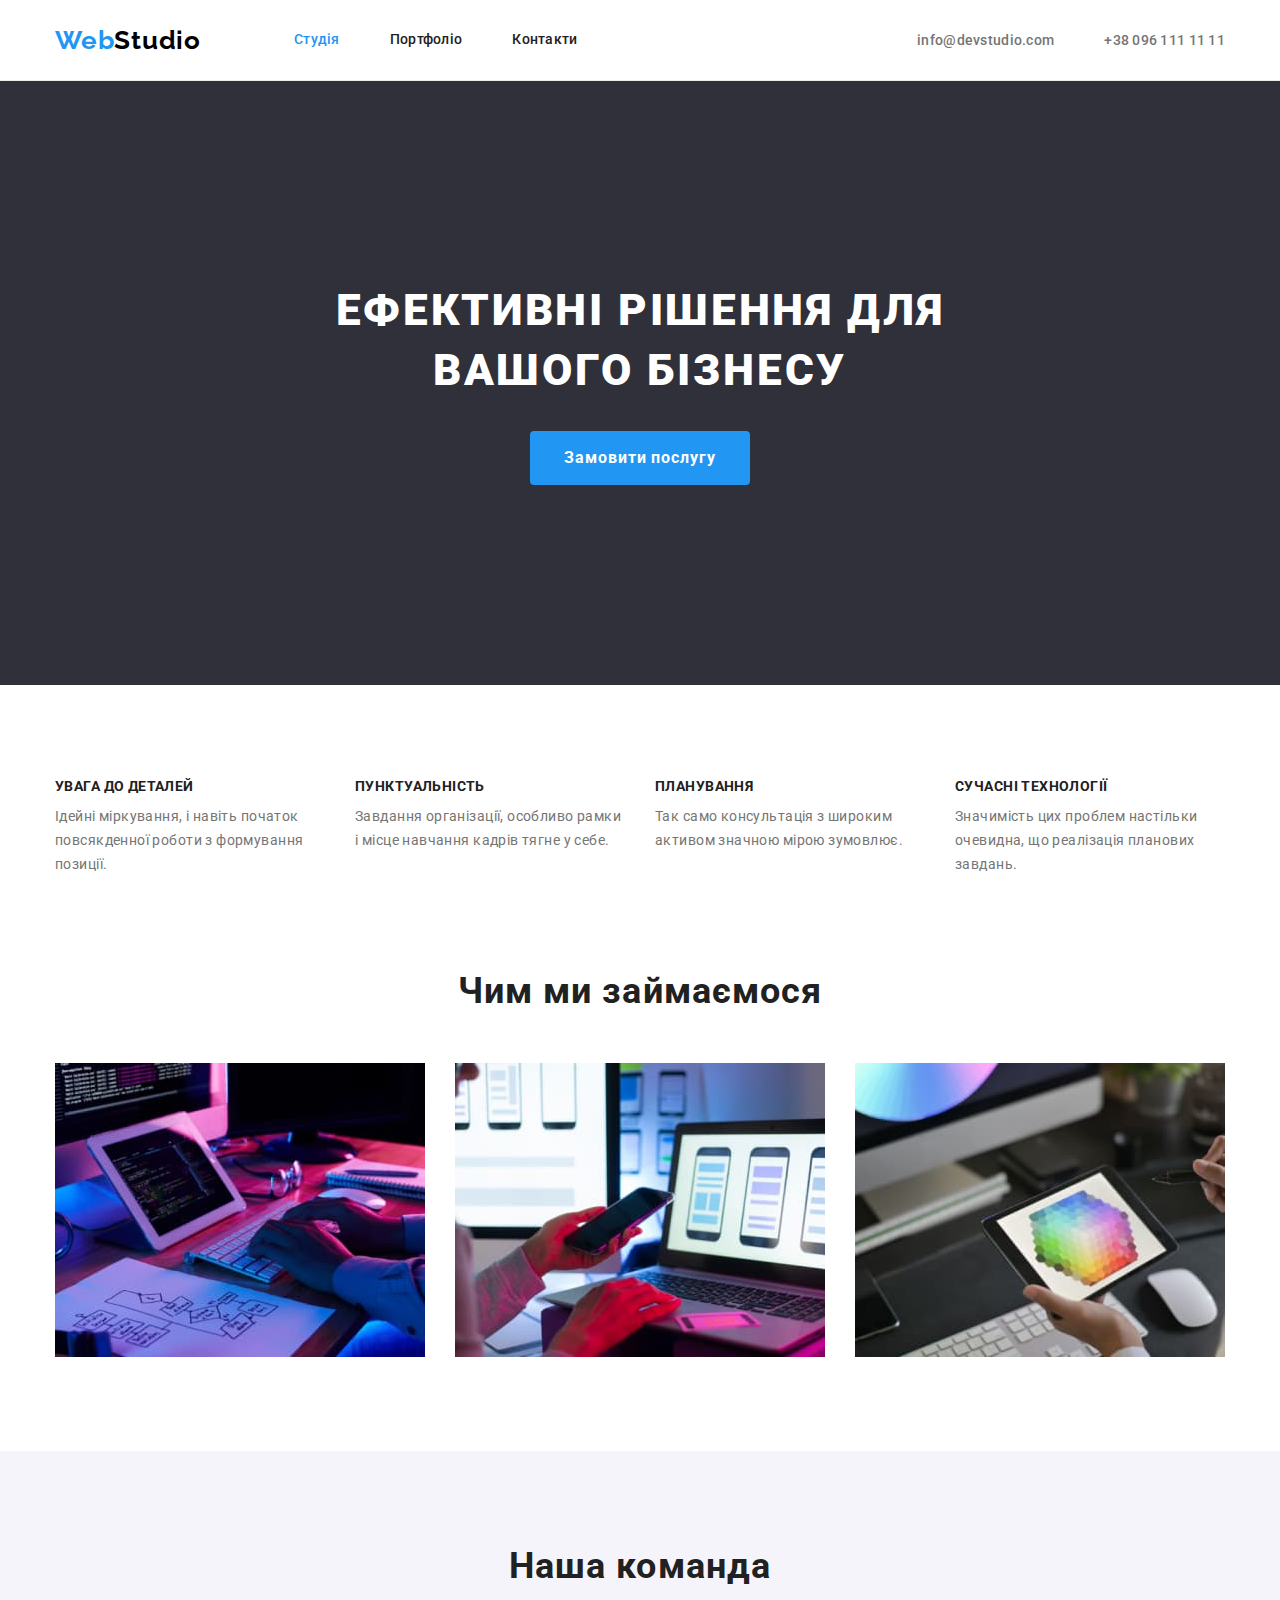
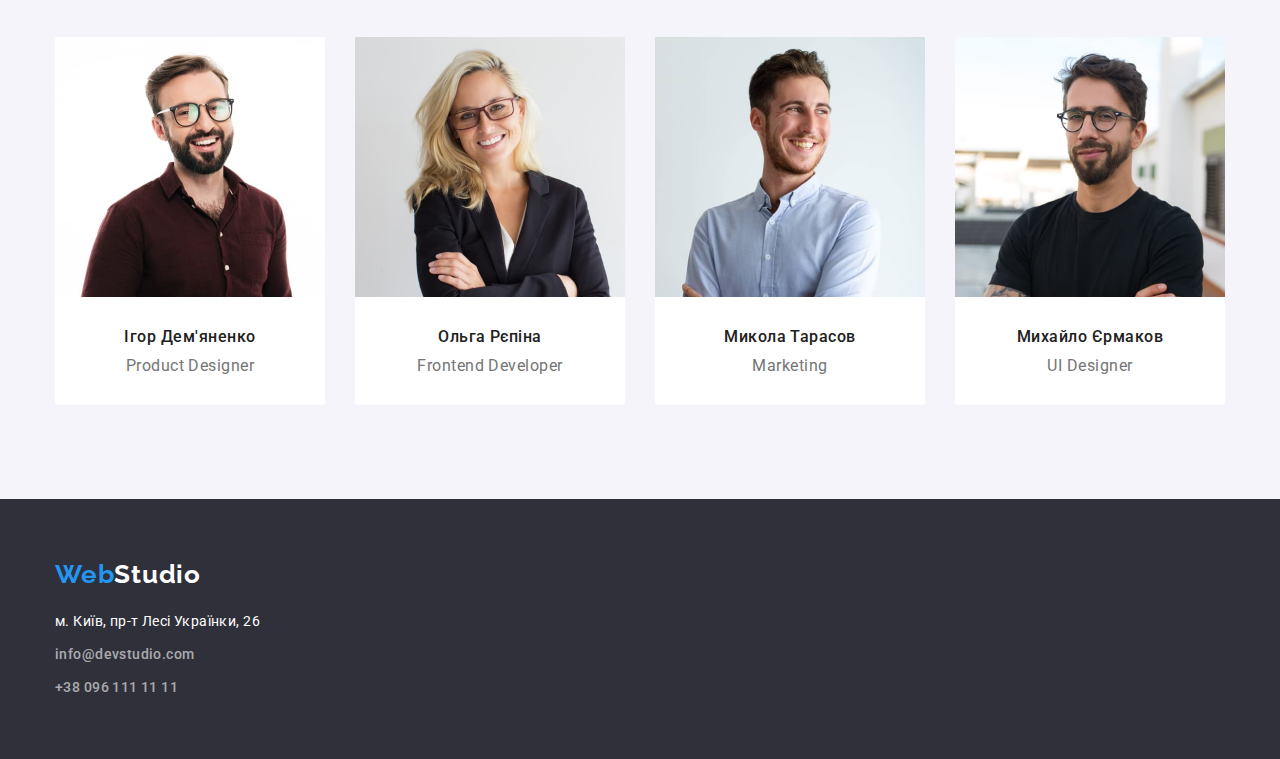
<file: index.html>
<!DOCTYPE html>
<html lang="uk">
  <head>
    <meta charset="UTF-8" />
    <meta http-equiv="X-UA-Compatible" content="IE=edge" />
    <meta name="viewport" content="width=device-width, initial-scale=1.0" />
    <title>WebStudio</title>
    <link rel="preconnect" href="https://fonts.googleapis.com" />
    <link rel="preconnect" href="https://fonts.gstatic.com" crossorigin />
    <link
      href="https://fonts.googleapis.com/css2?family=Raleway:wght@700&family=Roboto:wght@400;500;700;900&display=swap"
      rel="stylesheet"
    />
    <link rel="stylesheet" href="./css/modern-normalize.css" />
    <link rel="stylesheet" href="./css/styles.css" />
  </head>
  <body>
    <!-- Header -->
    <header class="header">
      <div class="container box-header">
        <a class="logo" href="./index.html"> <span class="accent-logo">Web</span>Studio</a>
        <nav>
          <ul class="site-nav">
            <li class="item"><a class="link current" href="./index.html">Студія</a></li>
            <li class="item"><a class="link" href="./portfolio.html">Портфоліо</a></li>
            <li class="item"><a class="link" href="#">Контакти</a></li>
          </ul>
        </nav>
        <ul class="list-address">
          <li class="item">
            <a class="link-address" href="mailto:info@devstudio.com">info@devstudio.com</a>
          </li>
          <li class="item">
            <a class="link-address" href="tel:+380961111111">+38 096 111 11 11</a>
          </li>
        </ul>
      </div>
    </header>
    <main>
      <!-- Hero -->

      <section class="section hero">
        <div class="container">
          <h1 class="hero-title">Ефективні рішення для вашого бізнесу</h1>
          <button class="hero-btn" type="button">Замовити послугу</button>
        </div>
      </section>

      <!-- Наші особливості -->

      <section class="section">
        <div class="container">
          <h2 class="visually-hidden">Наші особливості</h2>
          <ul class="list-qualities">
            <li class="item">
              <h3 class="title-qualities">УВАГА ДО ДЕТАЛЕЙ</h3>
              <p class="text-qualities">
                Ідейні міркування, і навіть початок повсякденної роботи з формування позиції.
              </p>
            </li>
            <li class="item">
              <h3 class="title-qualities">ПУНКТУАЛЬНІСТЬ</h3>
              <p class="text-qualities">
                Завдання організації, особливо рамки і місце навчання кадрів тягне у себе.
              </p>
            </li>
            <li class="item">
              <h3 class="title-qualities">ПЛАНУВАННЯ</h3>
              <p class="text-qualities">
                Так само консультація з широким активом значною мірою зумовлює.
              </p>
            </li>
            <li class="item">
              <h3 class="title-qualities">СУЧАСНІ ТЕХНОЛОГІЇ</h3>
              <p class="text-qualities">
                Значимість цих проблем настільки очевидна, що реалізація планових завдань.
              </p>
            </li>
          </ul>
        </div>
      </section>

      <!-- Чим ми займаємося -->

      <section class="section section-work">
        <div class="container">
          <h2 class="title-work">Чим ми займаємося</h2>
          <ul class="list-work">
            <li class="item">
              <img
                src="./images/box_1.jpg"
                alt="Людина працює за компьютером"
                width="370"
                height="294"
              />
            </li>
            <li class="item">
              <img
                src="./images/box_2.jpg"
                alt="Людина працює з телефоном та компьютером"
                width="370"
                height="294"
              />
            </li>
            <li class="item">
              <img
                src="./images/box_3.jpg"
                alt="Людина працює з планшетом"
                width="370"
                height="294"
              />
            </li>
          </ul>
        </div>
      </section>

      <!-- Наша команда -->

      <section class="section team">
        <div class="container">
          <h2 class="title-team">Наша команда</h2>
          <ul class="list-team">
            <li class="card-team">
              <img src="./images/photo_1.jpg" alt="Ігор Дем'яненко" width="270" height="260" />
              <div class="box-team">
                <h3 class="title-name">Ігор Дем'яненко</h3>
                <p class="subtitle">Product Designer</p>
              </div>
            </li>
            <li class="card-team">
              <img src="./images/photo_2.jpg" alt="Ольга Рєпіна" width="270" height="260" />
              <div class="box-team">
                <h3 class="title-name">Ольга Рєпіна</h3>
                <p class="subtitle">Frontend Developer</p>
              </div>
            </li>
            <li class="card-team">
              <img src="./images/photo_3.jpg" alt="Микола Тарасов" width="270" height="260" />
              <div class="box-team">
                <h3 class="title-name">Микола Тарасов</h3>
                <p class="subtitle">Marketing</p>
              </div>
            </li>
            <li class="card-team">
              <img src="./images/photo_4.jpg" alt="Михайло Єрмаков" width="270" height="260" />
              <div class="box-team">
                <h3 class="title-name">Михайло Єрмаков</h3>
                <p class="subtitle">UI Designer</p>
              </div>
            </li>
          </ul>
        </div>
      </section>
    </main>
    <!-- Footer -->
    <footer class="footer">
      <div class="container">
        <a class="logo-footer" href="./index.html"> <span class="accent-logo">Web</span>Studio</a>
        <address>
          <ul class="list-footer">
            <li class="item">
              <a
                class="address-footer"
                href="https://goo.gl/maps/9bMP3ExXDzarDEy69"
                target="_blank"
                rel="noopener noreferrer nofollow"
                >м. Київ, пр-т Лесі Українки, 26
              </a>
            </li>
            <li class="item">
              <a class="link-footer" href="mailto:info@devstudio.com">info@devstudio.com </a>
            </li>
            <li class="item">
              <a class="link-footer" href="tel:+380961111111">+38 096 111 11 11 </a>
            </li>
          </ul>
        </address>
      </div>
    </footer>
  </body>
</html>
</file>
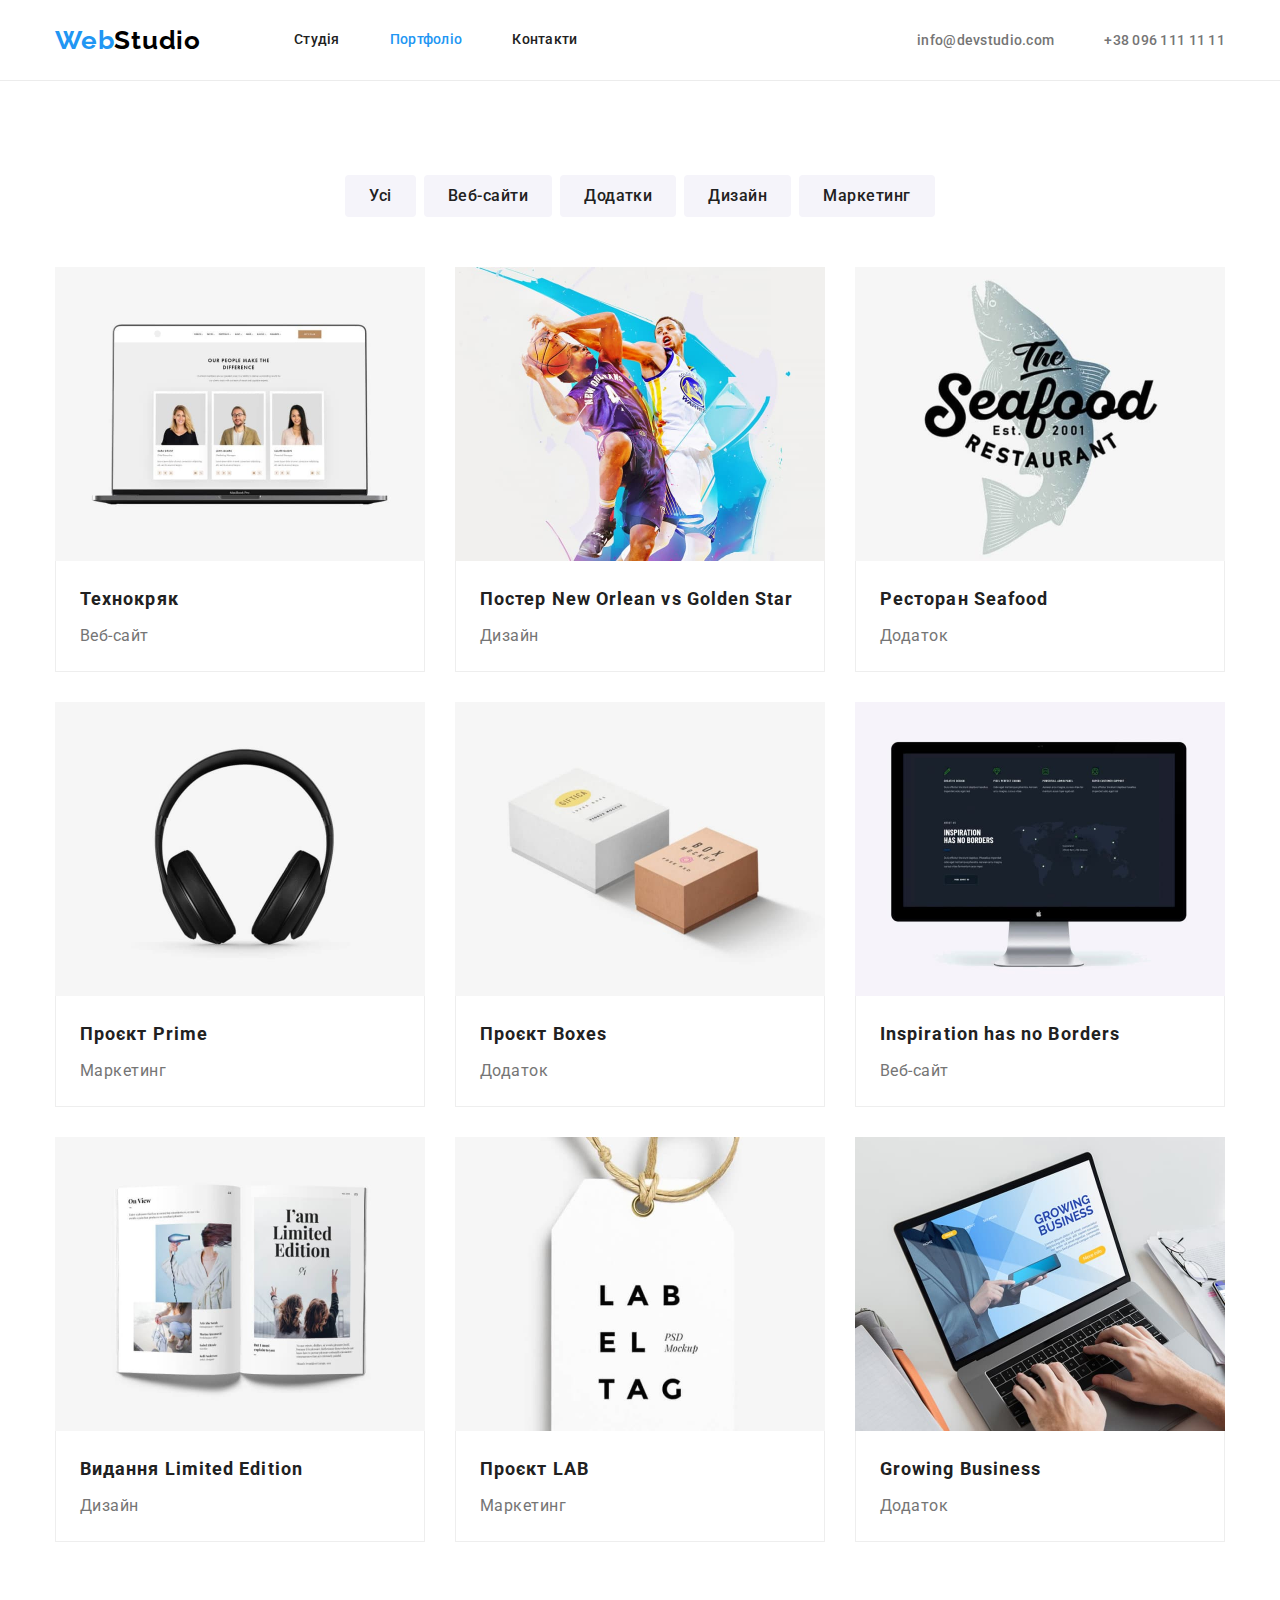
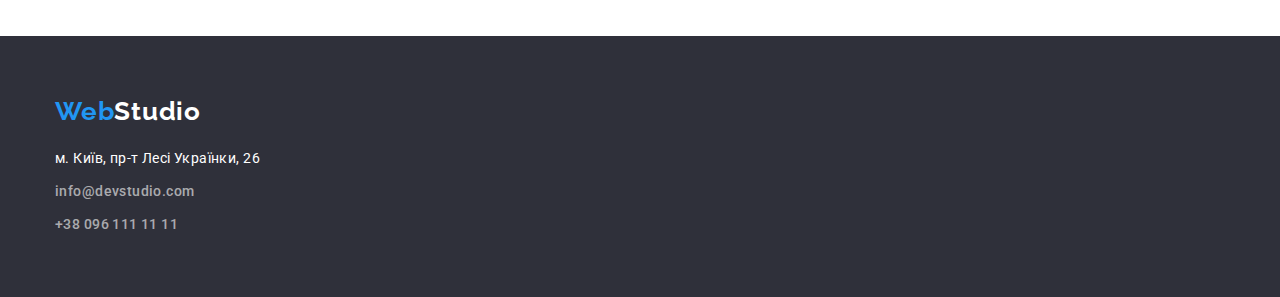
<file: portfolio.html>
<!DOCTYPE html>
<html lang="uk">
  <head>
    <meta charset="UTF-8" />
    <meta http-equiv="X-UA-Compatible" content="IE=edge" />
    <meta name="viewport" content="width=device-width, initial-scale=1.0" />
    <title>Портфоліо</title>
    <link rel="preconnect" href="https://fonts.googleapis.com" />
    <link rel="preconnect" href="https://fonts.gstatic.com" crossorigin />
    <link
      href="https://fonts.googleapis.com/css2?family=Raleway:wght@700&family=Roboto:wght@400;500;700;900&display=swap"
      rel="stylesheet"
    />

    <link rel="stylesheet" href="./css/modern-normalize.css" />
    <link rel="stylesheet" href="./css/styles.css" />
  </head>

  <body>
    <!-- Header -->
    <header class="header">
      <div class="container box-header">
        <a class="logo" href="./index.html"> <span class="accent-logo">Web</span>Studio</a>
        <nav>
          <ul class="site-nav">
            <li class="item"><a class="link " href="./index.html">Студія</a></li>
            <li class="item"><a class="link current" href="./portfolio.html">Портфоліо</a></li>
            <li class="item"><a class="link" href="#">Контакти</a></li>
          </ul>
        </nav>
        <ul class="list-address">
          <li class="item">
            <a class="link-address" href="mailto:info@devstudio.com">info@devstudio.com</a>
          </li>
          <li class="item">
            <a class="link-address" href="tel:+380961111111">+38 096 111 11 11</a>
          </li>
        </ul>
      </div>
    </header>
    <main>
      <!-- Навигация -->
      <section class="section">
        <div class="container">
          <h1 class="visually-hidden">Наше портфоліо</h1>
          <ul class="list-btn">
            <li><button class="btn" type="button">Усі</button></li>
            <li><button class="btn" type="button">Веб-сайти</button></li>
            <li><button class="btn" type="button">Додатки</button></li>
            <li><button class="btn" type="button">Дизайн</button></li>
            <li><button class="btn" type="button">Маркетинг</button></li>
          </ul>
          <!-- Портфолио -->
          <ul class="list-portfolio">
            <li class="card-potfolio">
              <img src="./images/portfolio/card-1.jpg" alt="Ноутбук" width="370" height="294" />
              <div class="box-content">
                <h2 class="title-card">Технокряк</h2>
                <p class="subtitle-card">Веб-сайт</p>
              </div>
            </li>

            <li class="card-potfolio">
              <img
                src="./images/portfolio/card-2.jpg"
                alt="Два баскетболистa"
                width="370"
                height="294"
              />
              <div class="box-content">
                <h2 class="title-card">Постер New Orlean vs Golden Star</h2>
                <p class="subtitle-card">Дизайн</p>
              </div>
            </li>
            <li class="card-potfolio">
              <img
                src="./images/portfolio/card-3.jpg"
                alt="Изображение риби"
                width="370"
                height="294"
              />
              <div class="box-content">
                <h2 class="title-card">Ресторан Seafood</h2>
                <p class="subtitle-card">Додаток</p>
              </div>
            </li>
            <li class="card-potfolio">
              <img src="./images/portfolio/card-4.jpg" alt="Навушники" width="370" height="294" />
              <div class="box-content">
                <h2 class="title-card">Проєкт Prime</h2>
                <p class="subtitle-card">Маркетинг</p>
              </div>
            </li>
            <li class="card-potfolio">
              <img
                src="./images/portfolio/card-5.jpg"
                alt=" Дві коробки"
                width="370"
                height="294"
              />
              <div class="box-content">
                <h2 class="title-card">Проєкт Boxes</h2>
                <p class="subtitle-card">Додаток</p>
              </div>
            </li>
            <li class="card-potfolio">
              <img src="./images/portfolio/card-6.jpg" alt="Монітор" width="370" height="294" />
              <div class="box-content">
                <h2 class="title-card">Inspiration has no Borders</h2>
                <p class="subtitle-card">Веб-сайт</p>
              </div>
            </li>
            <li class="card-potfolio">
              <img
                src="./images/portfolio/card-7.jpg"
                alt=" Відкритий журнал"
                width="370"
                height="294"
              />
              <div class="box-content">
                <h2 class="title-card">Видання Limited Edition</h2>
                <p class="subtitle-card">Дизайн</p>
              </div>
            </li>
            <li class="card-potfolio">
              <img src="./images/portfolio/card-8.jpg" alt=" Етикетка" width="370" height="294" />
              <div class="box-content">
                <h2 class="title-card">Проєкт LAB</h2>
                <p class="subtitle-card">Маркетинг</p>
              </div>
            </li>
            <li class="card-potfolio">
              <img
                src="./images/portfolio/card-9.jpg"
                alt="Людина працює на ноутбуці"
                width="370"
                height="294"
              />
              <div class="box-content">
                <h2 class="title-card">Growing Business</h2>
                <p class="subtitle-card">Додаток</p>
              </div>
            </li>
          </ul>
        </div>
      </section>
    </main>
    <!-- Footer -->
    <footer class="footer">
      <div class="container">
        <a class="logo-footer" href="./index.html"> <span class="accent-logo">Web</span>Studio</a>
        <address>
          <ul class="list-footer">
            <li class="item">
              <a
                class="address-footer"
                href="https://goo.gl/maps/9bMP3ExXDzarDEy69"
                target="_blank"
                rel="noopener noreferrer nofollow"
                >м. Київ, пр-т Лесі Українки, 26
              </a>
            </li>
            <li class="item">
              <a class="link-footer" href="mailto:info@devstudio.com">info@devstudio.com </a>
            </li>
            <li class="item">
              <a class="link-footer" href="tel:+380961111111">+38 096 111 11 11 </a>
            </li>
          </ul>
        </address>
      </div>
    </footer>
  </body>
</html>
</file>
<file: css/styles.css>
:root {
  /* font */
  --main-font-famaly: 'Roboto', sans-serif;
  --main-font-size: 14px;

  /* Text color */
  --main-txt-color: #212121;
  --secondary-txt-color: #757575;
  --light-txt-color: #ffffff;
  --accent-txt-color: #2196f3;

  /* BG calor */
  --secondary-bg-color: #2f303a;
  --accent-bg-color: #2196f3;
  --light-bg-color: #f5f4fa;
}
body {
  font-family: var(--main-font-famaly);
  font-size: var(--main-font-size);
  color: var(--main-txt-color);
}

ul {
  list-style: none;
  padding: 0;
  margin: 0;
}
h1,
h2,
h3,
h4,
h5,
h6,
p {
  padding: 0;
  margin: 0;
}
img {
  display: block;
  max-width: 100%;
  height: auto;
}

.container {
  width: 1200px;
  padding-left: 15px;
  padding-right: 15px;
  margin-right: auto;
  margin-left: auto;
  /* outline: 2px solid tomato; */
}
/*  Оформление  header */
header {
  border-bottom: 1px solid #ececec;
}
.box-header {
  display: flex;
  align-items: center;
}

.logo {
  margin-right: 93px;

  font-family: 'Raleway', sans-serif;
  color: #000000;
  font-weight: 700;
  font-size: 26px;
  line-height: 1.19;
  letter-spacing: 0.03em;
  text-decoration: none;
}
.accent-logo {
  color: var(--accent-txt-color);
}
.site-nav {
  display: flex;
  gap: 50px;
}
/* .site-nav .item + .item {
  margin-left: 50px;
} */
.link {
  display: block;
  padding-top: 32px;
  padding-bottom: 32px;

  text-decoration: none;
  font-weight: 500;
  color: var(--main-txt-color);
  line-height: 1.14;
  letter-spacing: 0.02em;
}
.list-address {
  display: flex;
  margin-left: auto;
  gap: 50px;
}

.link-address {
  text-decoration: none;
  font-weight: 500;
  color: var(--secondary-txt-color);
  line-height: 1.14;
  letter-spacing: 0.02em;
}
.link.current {
  color: var(--accent-txt-color);
}

.link:hover,
.link:focus,
.link-address:hover,
.link-address:focus {
  color: var(--accent-txt-color);
}

/* Секция hero */

.section.hero {
  background-color: var(--secondary-bg-color);
  padding-top: 200px;
  padding-bottom: 200px;
}

.hero-title {
  margin-bottom: 30px;
  width: 696px;
  margin-right: auto;
  margin-left: auto;

  color: var(--light-txt-color);
  font-weight: 900;
  font-size: 44px;
  line-height: 1.36;
  letter-spacing: 0.06em;
  text-transform: uppercase;
  text-align: center;
}
.hero-btn {
  display: block;
  margin-left: auto;
  margin-right: auto;
  padding: 10px 32px;

  color: var(--light-txt-color);
  font-family: var(--main-font-famaly);
  font-weight: 700;
  font-size: 16px;
  line-height: 1.88;
  letter-spacing: 0.06em;
  cursor: pointer;
  background-color: var(--accent-bg-color);
  border-radius: 4px;
  border-color: transparent;
}
/* секция Наші особливості */
.section {
  padding-top: 94px;
  padding-bottom: 94px;
}

.list-qualities {
  display: flex;
  justify-content: center;
  gap: 30px;
}
.list-qualities .item {
  width: 270px;
}

.visually-hidden {
  position: absolute;
  white-space: nowrap;
  width: 1px;
  height: 1px;
  overflow: hidden;
  border: 0;
  padding: 0;
  clip: rect(0 0 0 0);
  clip-path: inset(50%);
  margin: -1px;
}
.title-qualities {
  margin-bottom: 10px;

  font-size: 14px;
  line-height: 1.14;
  letter-spacing: 0.03em;
  text-transform: uppercase;
}

.text-qualities {
  color: var(--secondary-txt-color);
  line-height: 1.71;
  letter-spacing: 0.03em;
}
/* Чим ми займаємося */

.section-work {
  padding-top: 0px;
}
.list-work {
  display: flex;
  justify-content: center;
}
.list-work > .item + .item {
  margin-left: 30px;
}

.title-work,
.title-team {
  margin-bottom: 50px;

  font-size: 36px;
  line-height: 1.17;
  letter-spacing: 0.03em;
  text-align: center;
}

/* Наша команда */
.section.team {
  background-color: var(--light-bg-color);
}
.card-team {
  background-color: #ffffff;
  border-radius: 0px 0px 4px 4px;
}

.list-team {
  display: flex;
  gap: 30px;
}
.box-team {
  padding-top: 30px;
  padding-bottom: 30px;
}
.title-name {
  font-weight: 500;
  margin-bottom: 10px;
  font-size: 16px;
  line-height: 1.19;
  letter-spacing: 0.03em;
  text-align: center;
}

.subtitle {
  font-size: 16px;
  line-height: 1.19;
  color: var(--secondary-txt-color);
  letter-spacing: 0.03em;
  text-align: center;
}
/**
  |============================
  | Портфолио
  |============================
*/

.btn {
  padding: 6px 22px;

  background: var(--light-bg-color);
  font-family: var(--main-font-famaly);
  font-weight: 500;
  font-size: 16px;
  line-height: 1.62;
  letter-spacing: 0.03em;
  color: var(--main-txt-color);
  cursor: pointer;
  border-radius: 4px;
  border-color: transparent;
}

.btn:hover,
.btn:focus {
  color: var(--light-txt-color);
  background-color: var(--accent-bg-color);
}

.list-btn {
  display: flex;
  gap: 8px;
  justify-content: center;
  margin-bottom: 50px;
}

.list-portfolio {
  display: flex;
  flex-wrap: wrap;
  margin-top: -30px;
  margin-left: -30px;
}

.card-potfolio {
  background: #ffffff;

  flex-basis: calc(100% / 3 - 30px);
  margin-top: 30px;
  margin-left: 30px;
}

.title-card {
  font-size: 18px;
  line-height: 2;
  letter-spacing: 0.06em;
}
.subtitle-card {
  margin-top: 4px;

  font-size: 16px;
  color: var(--secondary-txt-color);
  line-height: 1.88;
  letter-spacing: 0.03em;
}

.box-content {
  padding: 20px 24px;

  border-right: 1px solid #eeeeee;
  border-bottom: 1px solid #eeeeee;
  border-left: 1px solid #eeeeee;
}

/**
  |============================
  | Оформление  footer
  |============================
*/

.footer {
  background-color: var(--secondary-bg-color);
  padding-top: 60px;
  padding-bottom: 60px;
}

.logo-footer {
  display: block;
  margin-bottom: 20px;

  font-family: 'Raleway', sans-serif;
  color: var(--light-txt-color);
  font-weight: 700;
  font-size: 26px;
  line-height: 1.19;
  text-decoration: none;
  letter-spacing: 0.03em;
}
.list-footer {
  font-style: normal;
}
.list-footer > .item:not(:last-child) {
  margin-bottom: 9px;
}

.address-footer {
  text-decoration: none;
  color: var(--light-txt-color);
  line-height: 1.71;
  letter-spacing: 0.03em;
}

.link-footer {
  text-decoration: none;
  font-weight: 500;
  color: rgba(255, 255, 255, 0.6);
  line-height: 1.71;
  letter-spacing: 0.03em;
}

.address-footer:hover,
.address-footer:focus,
.link-footer:hover,
.link-footer:focus {
  color: var(--accent-txt-color);
}
</file>
